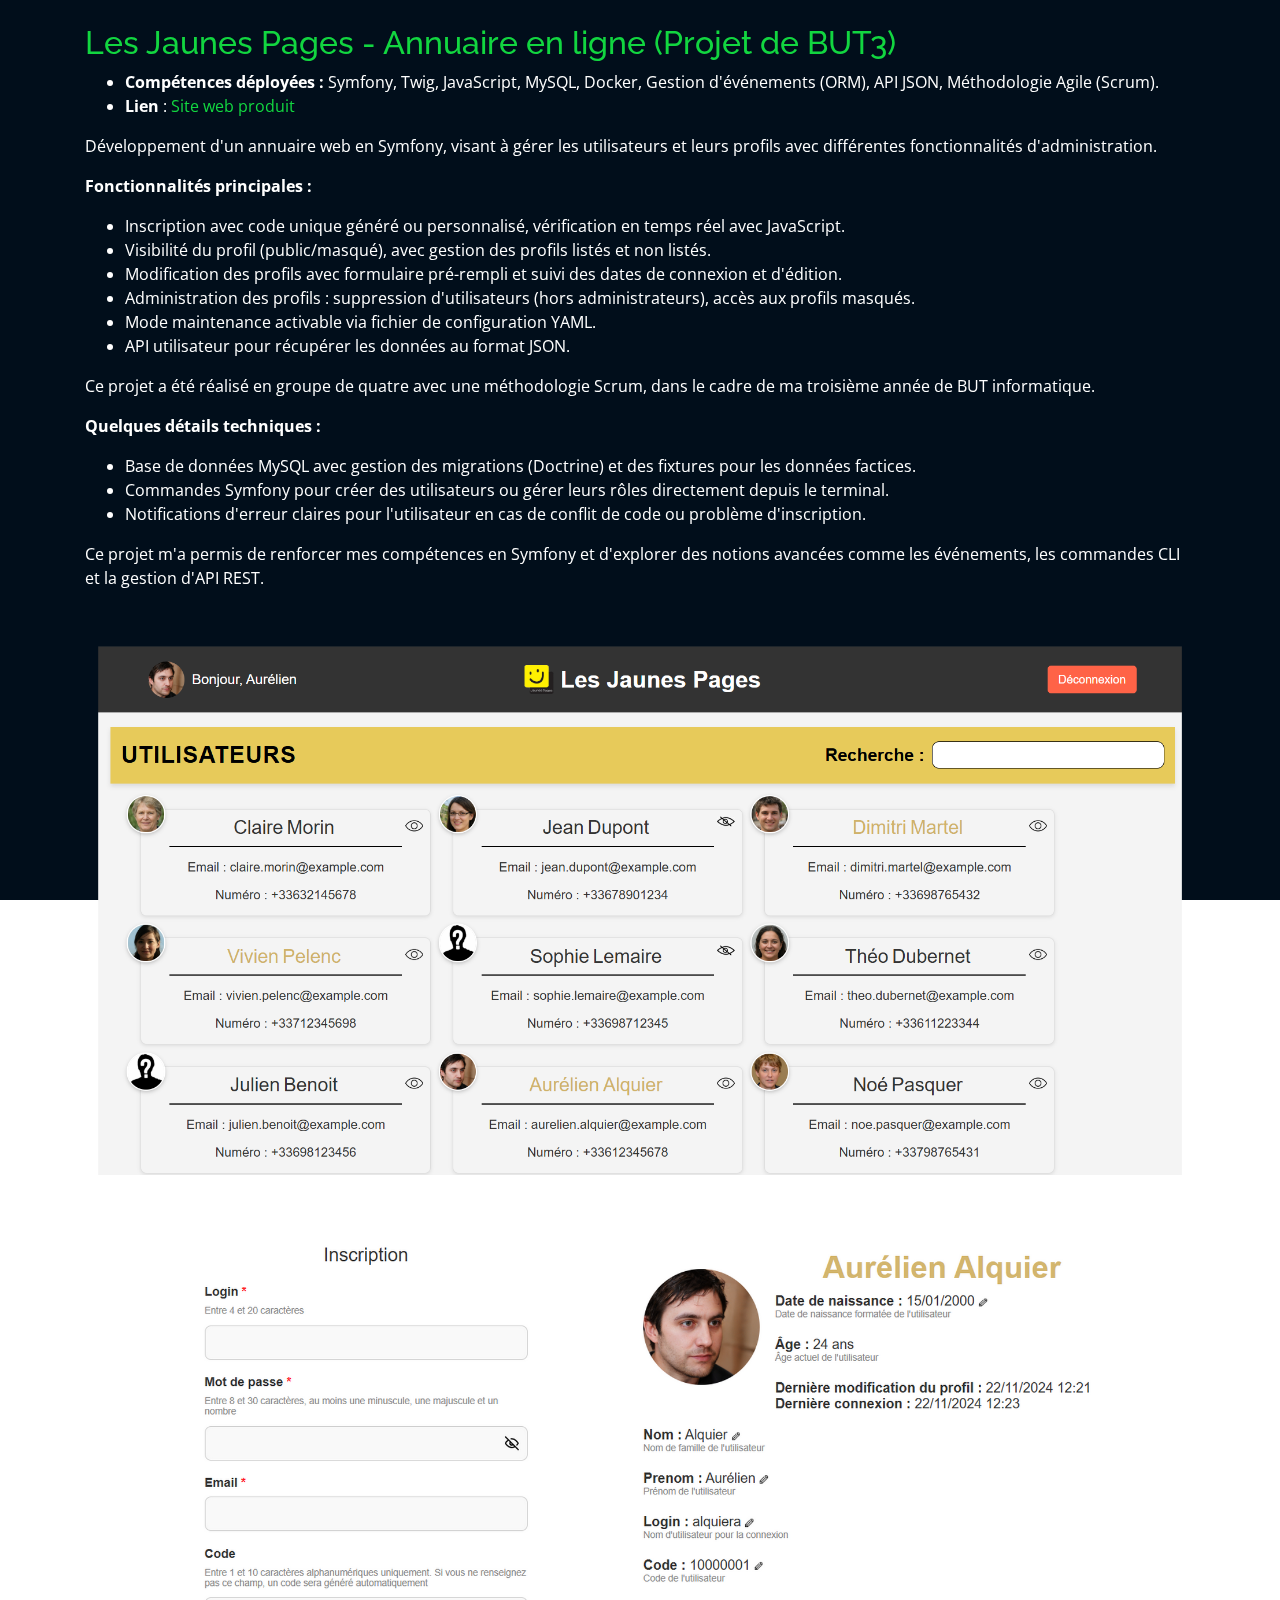
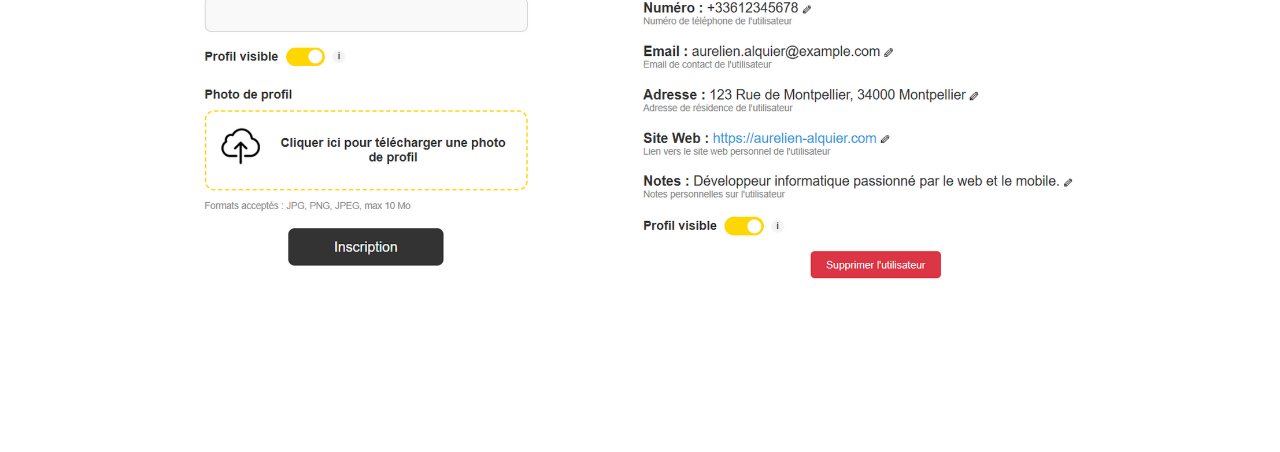
<file: projects/annuaire.html>
<html lang="en">
<head>
    <meta charset="utf-8">
    <meta content="width=device-width, initial-scale=1.0" name="viewport">

    <title>Les Jaunes Pages</title>
    <meta content="" name="description">
    <meta content="" name="keywords">

    <!-- Favicons -->
    <link href="../assets/img/favicon.png" rel="icon">
    <link href="../assets/img/apple-touch-icon.png" rel="apple-touch-icon">

    <!-- Google Fonts -->
    <link href="https://fonts.googleapis.com/css?family=Open+Sans|Raleway|Poppins" rel="stylesheet">

    <!-- Vendor CSS Files -->
    <link href="../assets/vendor/bootstrap/css/bootstrap.min.css" rel="stylesheet">
    <link href="../assets/vendor/icofont/icofont.min.css" rel="stylesheet">
    <link href="../assets/vendor/boxicons/css/boxicons.min.css" rel="stylesheet">
    <link href="../assets/vendor/venobox/venobox.css" rel="stylesheet">
    <link href="../assets/css/style.css" rel="stylesheet">

</head>
<body data-gr-c-s-loaded="true">

<main id="main">
    <div id="portfolio-details" class="portfolio-details">
        <div class="container">
            <div class="row">
                <div class="col-lg-12 portfolio-info">
                    <br>
                    <h2 style="color:#12d640">Les Jaunes Pages - Annuaire en ligne (Projet de BUT3)</h2>
                    <ul>
                        <li><strong>Compétences déployées :</strong> Symfony, Twig, JavaScript, MySQL, Docker, Gestion
                            d'événements (ORM), API JSON, Méthodologie Agile (Scrum).
                        </li>
                        <li><strong>Lien </strong>: <a href="https://webinfo.iutmontp.univ-montp2.fr/~alquiera/les_jaunes_pages/public/"
                                                       target="_blank">Site web produit</a>
                        </li>
                    </ul>
                    <p>
                        Développement d'un annuaire web en Symfony, visant à gérer les utilisateurs et leurs profils
                        avec différentes fonctionnalités d'administration.
                    </p>
                    <p>
                        <strong>Fonctionnalités principales :</strong>
                    </p>
                    <ul>
                        <li>Inscription avec code unique généré ou personnalisé, vérification en temps réel avec
                            JavaScript.
                        </li>
                        <li>Visibilité du profil (public/masqué), avec gestion des profils listés et non listés.</li>
                        <li>Modification des profils avec formulaire pré-rempli et suivi des dates de connexion et
                            d'édition.
                        </li>
                        <li>Administration des profils : suppression d'utilisateurs (hors administrateurs), accès aux
                            profils masqués.
                        </li>
                        <li>Mode maintenance activable via fichier de configuration YAML.</li>
                        <li>API utilisateur pour récupérer les données au format JSON.</li>
                    </ul>
                    <p>
                        Ce projet a été réalisé en groupe de quatre avec une méthodologie Scrum, dans le cadre de ma
                        troisième année de BUT informatique.
                    </p>
                    <p>
                        <strong>Quelques détails techniques :</strong>
                    </p>
                    <ul>
                        <li>Base de données MySQL avec gestion des migrations (Doctrine) et des fixtures pour les
                            données factices.
                        </li>
                        <li>Commandes Symfony pour créer des utilisateurs ou gérer leurs rôles directement depuis le
                            terminal.
                        </li>
                        <li>Notifications d'erreur claires pour l'utilisateur en cas de conflit de code ou problème
                            d'inscription.
                        </li>
                    </ul>
                    <p>
                        Ce projet m'a permis de renforcer mes compétences en Symfony et d'explorer des notions avancées
                        comme les événements, les commandes CLI et la gestion d'API REST.
                    </p>
                    <img src="../assets/img/project/annu_illu.png" class="img-fluid"
                         alt="Illustration Les Jaunes Pages">
                </div>
            </div>
        </div>
    </div>
</main>

<!-- Vendor JS Files -->
<script src="../assets/vendor/jquery/jquery.min.js"></script>
<script src="../assets/vendor/bootstrap/js/bootstrap.bundle.min.js"></script>
<script src="../assets/vendor/venobox/venobox.min.js"></script>
<script src="../assets/js/main.js"></script>

</body>
</html>
</file>
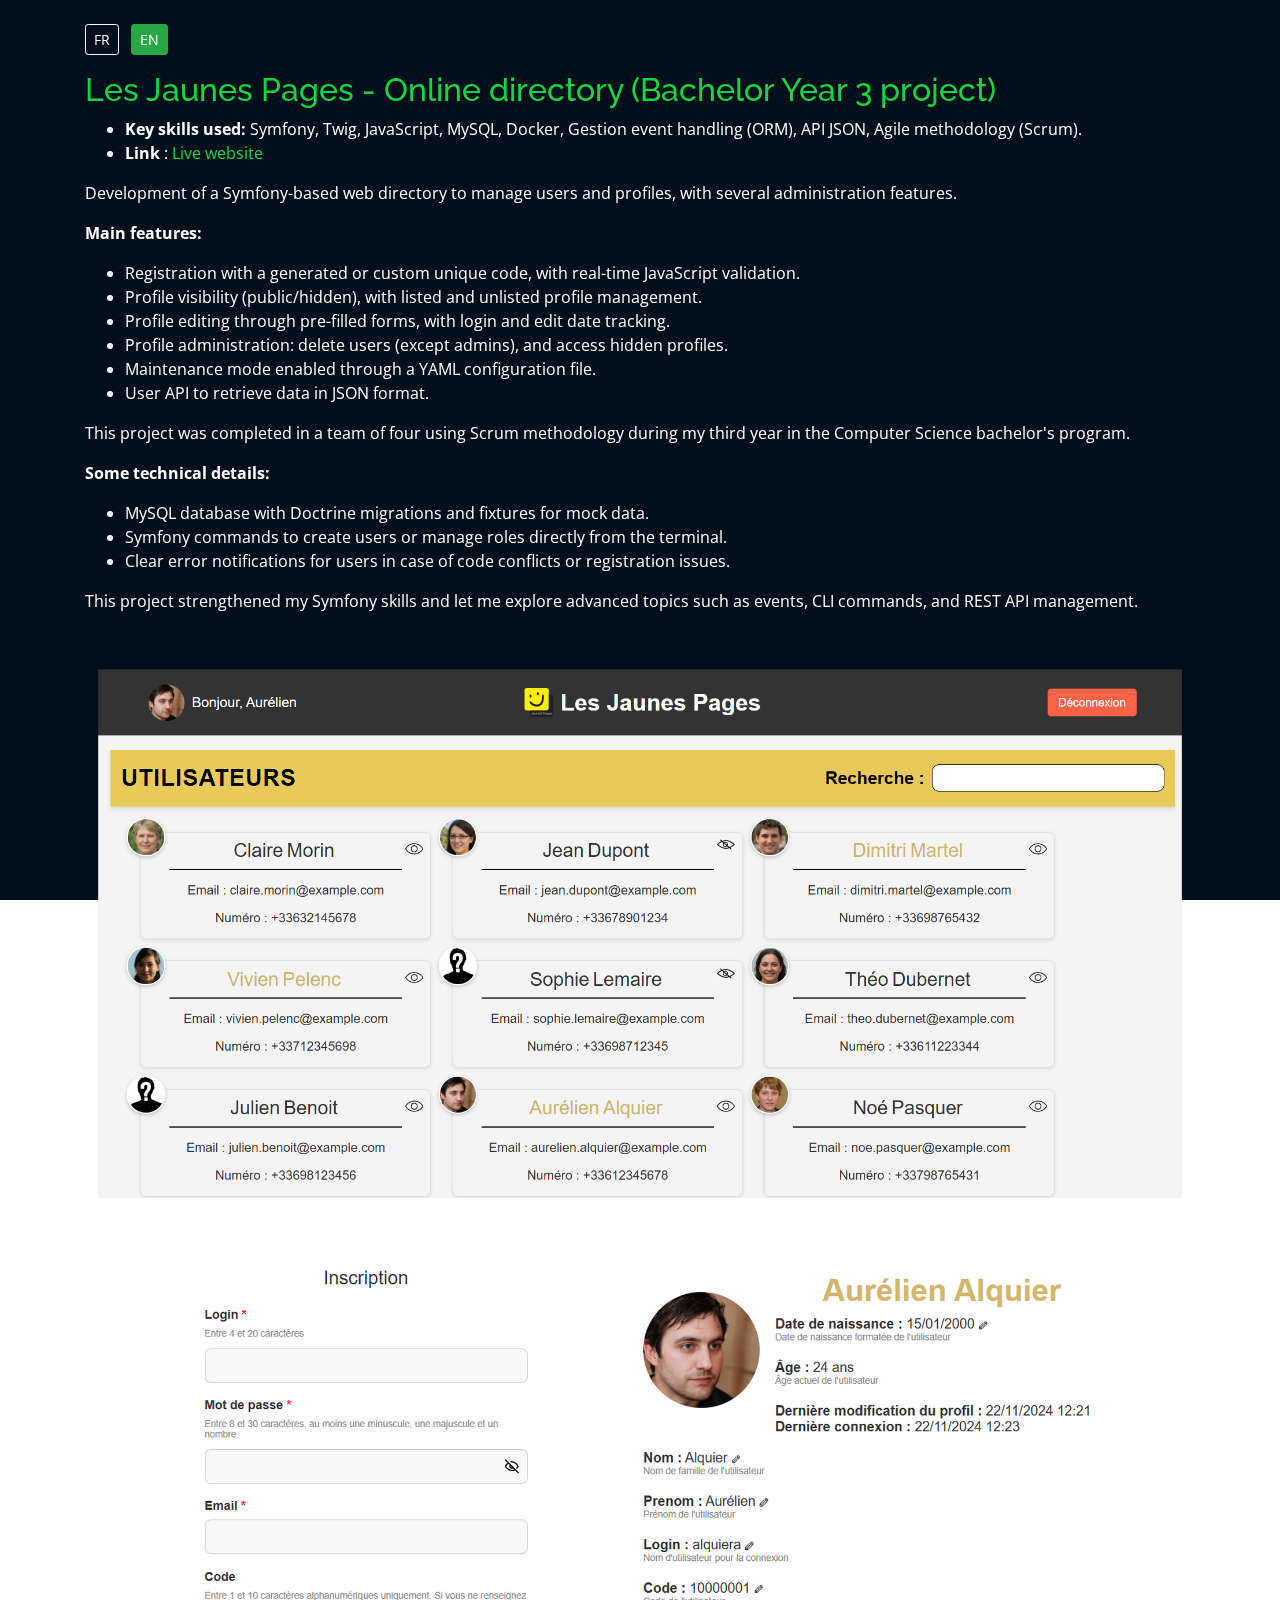
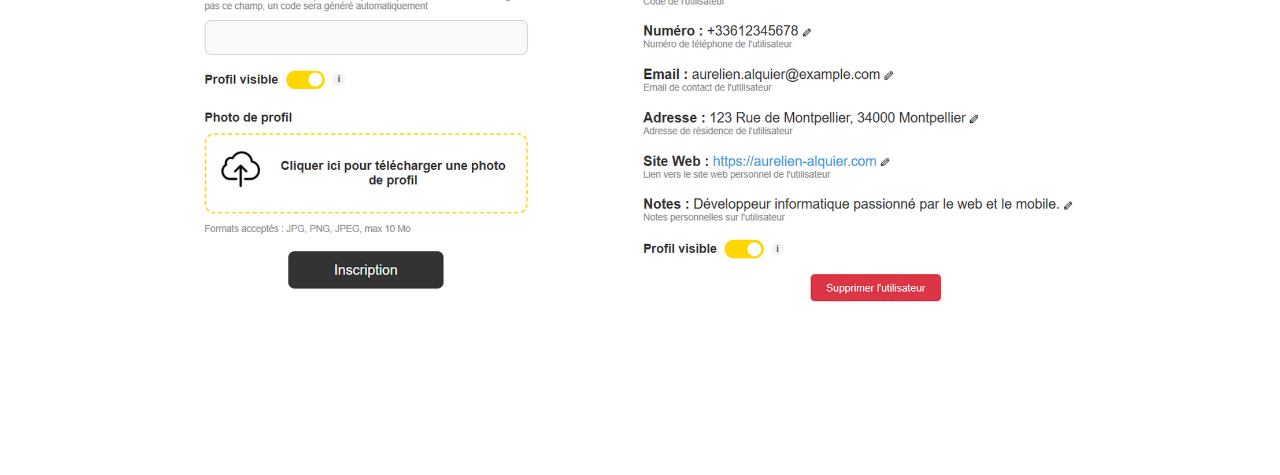
<file: projects/annuaire_en.html>
<html lang="en">
<head>
    <meta charset="utf-8">
    <meta content="width=device-width, initial-scale=1.0" name="viewport">

    <title>Les Jaunes Pages</title>
    <meta content="" name="description">
    <meta content="" name="keywords">

    <!-- Favicons -->
    <link href="../assets/img/favicon.png" rel="icon">
    <link href="../assets/img/apple-touch-icon.png" rel="apple-touch-icon">

    <!-- Google Fonts -->
    <link href="https://fonts.googleapis.com/css?family=Open+Sans|Raleway|Poppins" rel="stylesheet">

    <!-- Vendor CSS Files -->
    <link href="../assets/vendor/bootstrap/css/bootstrap.min.css" rel="stylesheet">
    <link href="../assets/vendor/icofont/icofont.min.css" rel="stylesheet">
    <link href="../assets/vendor/boxicons/css/boxicons.min.css" rel="stylesheet">
    <link href="../assets/vendor/venobox/venobox.css" rel="stylesheet">
    <link href="../assets/css/style.css" rel="stylesheet">

</head>
<body data-gr-c-s-loaded="true">

<main id="main">
    <div id="portfolio-details" class="portfolio-details">
        <div class="container">
            <div class="row">
                <div class="col-lg-12 portfolio-info">
                    <br>
                    <div class="mb-3">
                        <a href="annuaire.html" class="btn btn-sm btn-outline-light mr-2">FR</a>
                        <a href="annuaire_en.html" class="btn btn-sm btn-success">EN</a>
                    </div>
                    <h2 style="color:#12d640">Les Jaunes Pages - Online directory (Bachelor Year 3 project)</h2>
                    <ul>
                        <li><strong>Key skills used:</strong> Symfony, Twig, JavaScript, MySQL, Docker, Gestion
                            event handling (ORM), API JSON, Agile methodology (Scrum).
                        </li>
                        <li><strong>Link </strong>: <a href="https://webinfo.iutmontp.univ-montp2.fr/~alquiera/les_jaunes_pages/public/"
                                                       target="_blank">Live website</a>
                        </li>
                    </ul>
                    <p>
                        Development of a Symfony-based web directory to manage users and profiles, with several administration features.
                    </p>
                    <p>
                        <strong>Main features:</strong>
                    </p>
                    <ul>
                        <li>Registration with a generated or custom unique code, with real-time JavaScript validation.
                        </li>
                        <li>Profile visibility (public/hidden), with listed and unlisted profile management.</li>
                        <li>Profile editing through pre-filled forms, with login and edit date tracking.
                        </li>
                        <li>Profile administration: delete users (except admins), and access hidden profiles.
                        </li>
                        <li>Maintenance mode enabled through a YAML configuration file.</li>
                        <li>User API to retrieve data in JSON format.</li>
                    </ul>
                    <p>
                        This project was completed in a team of four using Scrum methodology during my third year in the Computer Science bachelor's program.
                    </p>
                    <p>
                        <strong>Some technical details:</strong>
                    </p>
                    <ul>
                        <li>MySQL database with Doctrine migrations and fixtures for mock data.
                        </li>
                        <li>Symfony commands to create users or manage roles directly from the terminal.
                        </li>
                        <li>Clear error notifications for users in case of code conflicts or registration issues.
                        </li>
                    </ul>
                    <p>
                        This project strengthened my Symfony skills and let me explore advanced topics such as events, CLI commands, and REST API management.
                    </p>
                    <img src="../assets/img/project/annu_illu.png" class="img-fluid"
                         alt="Illustration Les Jaunes Pages">
                </div>
            </div>
        </div>
    </div>
</main>

<!-- Vendor JS Files -->
<script src="../assets/vendor/jquery/jquery.min.js"></script>
<script src="../assets/vendor/bootstrap/js/bootstrap.bundle.min.js"></script>
<script src="../assets/vendor/venobox/venobox.min.js"></script>
<script src="../assets/js/main.js"></script>

</body>
</html>
</file>
<file: assets/vendor/venobox/venobox.css>
/* ------ venobox.css --------*/
.vbox-overlay *, .vbox-overlay *:before, .vbox-overlay *:after{
    -webkit-backface-visibility: hidden;
    -webkit-box-sizing:border-box;
    -moz-box-sizing:border-box;
    box-sizing:border-box;
}
.vbox-overlay * { 
    -webkit-backface-visibility: visible;
    backface-visibility: visible;
}
.vbox-overlay{
    display: -webkit-flex;
    display: flex;
    -webkit-flex-direction: column;
    flex-direction: column;
    -webkit-justify-content: center;
    justify-content: center;
    -webkit-align-items: center;
    align-items: center;
    position: fixed;
    left: 0;
    top: 0;
    bottom: 0;
    right: 0;
    z-index: 999999;
}

/* ----- navigation ----- */
.vbox-title{
    width: 100%;
    height: 40px;
    float: left;
    text-align: center;
    line-height: 28px;
    font-size: 12px;
    padding: 6px 50px;
    overflow: hidden;
    position: fixed;
    display: none;
    left: 0;
    z-index: 89;
}
.vbox-close{
    cursor: pointer;
    position: fixed;
    top: -1px;
    right: 0;
    width: 50px;
    height: 40px;
    padding: 6px;
    display: block;
    background-position:10px center;
    overflow: hidden;
    font-size: 24px;
    line-height: 1;
    text-align: center;
    z-index: 99;
}
.vbox-left{
    cursor: pointer;
    position: fixed;
    left: 0;
    height: 40px;
    overflow: hidden;
    line-height: 28px;
    font-size: 12px;
    z-index: 99;
    display: flex;
    align-items:center;
}
.vbox-num{
    display: inline-block;
    margin: 6px 0 6px 15px;
}
/* ----- Social share ----- */
.vbox-share{
    line-height: 28px;
    font-size: 12px;
    overflow: hidden;
    position: fixed;
    left: 0;
    z-index: 98;
    display: flex;
    align-items:center;
    justify-content: center;
    width: 100%;
    text-align: center;
}
.vbox-share svg{
    max-height: 28px;
    width: 28px;
    z-index: 10;
    margin-left: 12px;
    margin-top: 6px;
    margin-bottom: 6px;
    vertical-align: middle;
}


/* ----- navigation ARROWS ----- */
.vbox-next, .vbox-prev{
    position: fixed;
    top: 50%;
    margin-top: -15px;
    overflow: hidden;
    cursor: pointer;
    display: block;
    width: 45px;
    height: 45px;
    z-index: 99;
}
.vbox-next span, .vbox-prev span{
    position: relative;
    width: 20px;
    height: 20px;
    border: 2px solid transparent;
    border-top-color: #B6B6B6;
    border-right-color: #B6B6B6;
    text-indent: -100px;
    position: absolute;
    top: 8px;
    display: block;
}
.vbox-prev{
    left: 15px;
}
.vbox-next{
    right: 15px;
}
.vbox-prev span{
    left: 10px;
    -ms-transform: rotate(-135deg);
    -webkit-transform: rotate(-135deg);
    transform: rotate(-135deg);
}
.vbox-next span{
    -ms-transform: rotate(45deg);
    -webkit-transform: rotate(45deg);
    transform: rotate(45deg);
    right: 10px;
}
/* ------- inline window ------ */
.vbox-inline{
    width: 420px;
    height: 315px;
    height: 70vh;
    padding: 10px;
    background: #fff;
    margin: 0 auto;
    overflow: auto;
    text-align: left;
}
/* ------- Video & iFrames window ------ */
.venoframe{
    max-width: 100%;
    width: 100%;
    border: none;
    width: 100%;
    height: 260px;
    height: 70vh;
}
.venoframe.vbvid{
    height: 260px;
}
@media (min-width: 768px) {
    .venoframe, .vbox-inline{
        width: 90%;
        height: 360px;
        height: 70vh;
    }
    .venoframe.vbvid{
        width: 640px;
        height: 360px;
    }
}
@media (min-width: 992px) {
    .venoframe, .vbox-inline{
        max-width: 1200px;
        width: 80%;
        height: 540px;
        height: 70vh;
    }
    .venoframe.vbvid{
        width: 960px;
        height: 540px;
    }
}
/* 
Please do NOT edit this part! 
or at least read this note: http://i.imgur.com/7C0ws9e.gif
*/
.vbox-open{
    overflow: hidden;
}
.vbox-container{
    position: absolute;
    left: 0;
    right: 0;
    top: 0;
    bottom: 0;
    overflow-x: hidden;
    overflow-y: scroll;
    overflow-scrolling: touch;
    -webkit-overflow-scrolling: touch;
    z-index: 20;
    max-height: 100%;

}

.vbox-content{
    text-align: center;
    float: left;
    width: 100%;
    position: relative;
    overflow: hidden;
    padding: 20px 4%;
}
.vbox-container img{
    max-width: 100%;
    height: auto;
}
.vbox-figlio{
    box-shadow: 0 0 12px rgba(0,0,0,0.19), 0 6px 6px rgba(0,0,0,0.23);
    max-width: 100%;
    text-align: initial;
}
img.vbox-figlio{
    -webkit-user-select: none;
-khtml-user-select: none;
-moz-user-select: none;
-o-user-select: none;
user-select: none;
}
.vbox-content.swipe-left{
    margin-left: -200px !important;
}
.vbox-content.swipe-right{
    margin-left: 200px !important;
}
.vbox-animated{
    webkit-transition: margin 300ms ease-out;
    transition: margin 300ms ease-out;
}

/* ---------- preloader ----------
 * SPINKIT 
 * http://tobiasahlin.com/spinkit/
-------------------------------- */
.sk-double-bounce,.sk-rotating-plane{width:40px;height:40px;margin:40px auto}.sk-rotating-plane{background-color:#333;-webkit-animation:sk-rotatePlane 1.2s infinite ease-in-out;animation:sk-rotatePlane 1.2s infinite ease-in-out}@-webkit-keyframes sk-rotatePlane{0%{-webkit-transform:perspective(120px) rotateX(0) rotateY(0);transform:perspective(120px) rotateX(0) rotateY(0)}50%{-webkit-transform:perspective(120px) rotateX(-180.1deg) rotateY(0);transform:perspective(120px) rotateX(-180.1deg) rotateY(0)}100%{-webkit-transform:perspective(120px) rotateX(-180deg) rotateY(-179.9deg);transform:perspective(120px) rotateX(-180deg) rotateY(-179.9deg)}}@keyframes sk-rotatePlane{0%{-webkit-transform:perspective(120px) rotateX(0) rotateY(0);transform:perspective(120px) rotateX(0) rotateY(0)}50%{-webkit-transform:perspective(120px) rotateX(-180.1deg) rotateY(0);transform:perspective(120px) rotateX(-180.1deg) rotateY(0)}100%{-webkit-transform:perspective(120px) rotateX(-180deg) rotateY(-179.9deg);transform:perspective(120px) rotateX(-180deg) rotateY(-179.9deg)}}.sk-double-bounce{position:relative}.sk-double-bounce .sk-child{width:100%;height:100%;border-radius:50%;background-color:#333;opacity:.6;position:absolute;top:0;left:0;-webkit-animation:sk-doubleBounce 2s infinite ease-in-out;animation:sk-doubleBounce 2s infinite ease-in-out}.sk-chasing-dots .sk-child,.sk-spinner-pulse,.sk-three-bounce .sk-child{background-color:#333;border-radius:100%}.sk-double-bounce .sk-double-bounce2{-webkit-animation-delay:-1s;animation-delay:-1s}@-webkit-keyframes sk-doubleBounce{0%,100%{-webkit-transform:scale(0);transform:scale(0)}50%{-webkit-transform:scale(1);transform:scale(1)}}@keyframes sk-doubleBounce{0%,100%{-webkit-transform:scale(0);transform:scale(0)}50%{-webkit-transform:scale(1);transform:scale(1)}}.sk-wave{margin:40px auto;width:50px;height:40px;text-align:center;font-size:10px}.sk-wave .sk-rect{background-color:#333;height:100%;width:6px;display:inline-block;-webkit-animation:sk-waveStretchDelay 1.2s infinite ease-in-out;animation:sk-waveStretchDelay 1.2s infinite ease-in-out}.sk-wave .sk-rect1{-webkit-animation-delay:-1.2s;animation-delay:-1.2s}.sk-wave .sk-rect2{-webkit-animation-delay:-1.1s;animation-delay:-1.1s}.sk-wave .sk-rect3{-webkit-animation-delay:-1s;animation-delay:-1s}.sk-wave .sk-rect4{-webkit-animation-delay:-.9s;animation-delay:-.9s}.sk-wave .sk-rect5{-webkit-animation-delay:-.8s;animation-delay:-.8s}@-webkit-keyframes sk-waveStretchDelay{0%,100%,40%{-webkit-transform:scaleY(.4);transform:scaleY(.4)}20%{-webkit-transform:scaleY(1);transform:scaleY(1)}}@keyframes sk-waveStretchDelay{0%,100%,40%{-webkit-transform:scaleY(.4);transform:scaleY(.4)}20%{-webkit-transform:scaleY(1);transform:scaleY(1)}}.sk-wandering-cubes{margin:40px auto;width:40px;height:40px;position:relative}.sk-wandering-cubes .sk-cube{background-color:#333;width:10px;height:10px;position:absolute;top:0;left:0;-webkit-animation:sk-wanderingCube 1.8s ease-in-out -1.8s infinite both;animation:sk-wanderingCube 1.8s ease-in-out -1.8s infinite both}.sk-chasing-dots,.sk-spinner-pulse{width:40px;height:40px;margin:40px auto}.sk-wandering-cubes .sk-cube2{-webkit-animation-delay:-.9s;animation-delay:-.9s}@-webkit-keyframes sk-wanderingCube{0%{-webkit-transform:rotate(0);transform:rotate(0)}25%{-webkit-transform:translateX(30px) rotate(-90deg) scale(.5);transform:translateX(30px) rotate(-90deg) scale(.5)}50%{-webkit-transform:translateX(30px) translateY(30px) rotate(-179deg);transform:translateX(30px) translateY(30px) rotate(-179deg)}50.1%{-webkit-transform:translateX(30px) translateY(30px) rotate(-180deg);transform:translateX(30px) translateY(30px) rotate(-180deg)}75%{-webkit-transform:translateX(0) translateY(30px) rotate(-270deg) scale(.5);transform:translateX(0) translateY(30px) rotate(-270deg) scale(.5)}100%{-webkit-transform:rotate(-360deg);transform:rotate(-360deg)}}@keyframes sk-wanderingCube{0%{-webkit-transform:rotate(0);transform:rotate(0)}25%{-webkit-transform:translateX(30px) rotate(-90deg) scale(.5);transform:translateX(30px) rotate(-90deg) scale(.5)}50%{-webkit-transform:translateX(30px) translateY(30px) rotate(-179deg);transform:translateX(30px) translateY(30px) rotate(-179deg)}50.1%{-webkit-transform:translateX(30px) translateY(30px) rotate(-180deg);transform:translateX(30px) translateY(30px) rotate(-180deg)}75%{-webkit-transform:translateX(0) translateY(30px) rotate(-270deg) scale(.5);transform:translateX(0) translateY(30px) rotate(-270deg) scale(.5)}100%{-webkit-transform:rotate(-360deg);transform:rotate(-360deg)}}.sk-spinner-pulse{-webkit-animation:sk-pulseScaleOut 1s infinite ease-in-out;animation:sk-pulseScaleOut 1s infinite ease-in-out}@-webkit-keyframes sk-pulseScaleOut{0%{-webkit-transform:scale(0);transform:scale(0)}100%{-webkit-transform:scale(1);transform:scale(1);opacity:0}}@keyframes sk-pulseScaleOut{0%{-webkit-transform:scale(0);transform:scale(0)}100%{-webkit-transform:scale(1);transform:scale(1);opacity:0}}.sk-chasing-dots{position:relative;text-align:center;-webkit-animation:sk-chasingDotsRotate 2s infinite linear;animation:sk-chasingDotsRotate 2s infinite linear}.sk-chasing-dots .sk-child{width:60%;height:60%;display:inline-block;position:absolute;top:0;-webkit-animation:sk-chasingDotsBounce 2s infinite ease-in-out;animation:sk-chasingDotsBounce 2s infinite ease-in-out}.sk-chasing-dots .sk-dot2{top:auto;bottom:0;-webkit-animation-delay:-1s;animation-delay:-1s}@-webkit-keyframes sk-chasingDotsRotate{100%{-webkit-transform:rotate(360deg);transform:rotate(360deg)}}@keyframes sk-chasingDotsRotate{100%{-webkit-transform:rotate(360deg);transform:rotate(360deg)}}@-webkit-keyframes sk-chasingDotsBounce{0%,100%{-webkit-transform:scale(0);transform:scale(0)}50%{-webkit-transform:scale(1);transform:scale(1)}}@keyframes sk-chasingDotsBounce{0%,100%{-webkit-transform:scale(0);transform:scale(0)}50%{-webkit-transform:scale(1);transform:scale(1)}}.sk-three-bounce{margin:40px auto;width:80px;text-align:center}.sk-three-bounce .sk-child{width:20px;height:20px;display:inline-block;-webkit-animation:sk-three-bounce 1.4s ease-in-out 0s infinite both;animation:sk-three-bounce 1.4s ease-in-out 0s infinite both}.sk-circle .sk-child:before,.sk-fading-circle .sk-circle:before{display:block;border-radius:100%;content:'';background-color:#333}.sk-three-bounce .sk-bounce1{-webkit-animation-delay:-.32s;animation-delay:-.32s}.sk-three-bounce .sk-bounce2{-webkit-animation-delay:-.16s;animation-delay:-.16s}@-webkit-keyframes sk-three-bounce{0%,100%,80%{-webkit-transform:scale(0);transform:scale(0)}40%{-webkit-transform:scale(1);transform:scale(1)}}@keyframes sk-three-bounce{0%,100%,80%{-webkit-transform:scale(0);transform:scale(0)}40%{-webkit-transform:scale(1);transform:scale(1)}}.sk-circle{margin:40px auto;width:40px;height:40px;position:relative}.sk-circle .sk-child{width:100%;height:100%;position:absolute;left:0;top:0}.sk-circle .sk-child:before{margin:0 auto;width:15%;height:15%;-webkit-animation:sk-circleBounceDelay 1.2s infinite ease-in-out both;animation:sk-circleBounceDelay 1.2s infinite ease-in-out both}.sk-circle .sk-circle2{-webkit-transform:rotate(30deg);-ms-transform:rotate(30deg);transform:rotate(30deg)}.sk-circle .sk-circle3{-webkit-transform:rotate(60deg);-ms-transform:rotate(60deg);transform:rotate(60deg)}.sk-circle .sk-circle4{-webkit-transform:rotate(90deg);-ms-transform:rotate(90deg);transform:rotate(90deg)}.sk-circle .sk-circle5{-webkit-transform:rotate(120deg);-ms-transform:rotate(120deg);transform:rotate(120deg)}.sk-circle .sk-circle6{-webkit-transform:rotate(150deg);-ms-transform:rotate(150deg);transform:rotate(150deg)}.sk-circle .sk-circle7{-webkit-transform:rotate(180deg);-ms-transform:rotate(180deg);transform:rotate(180deg)}.sk-circle .sk-circle8{-webkit-transform:rotate(210deg);-ms-transform:rotate(210deg);transform:rotate(210deg)}.sk-circle .sk-circle9{-webkit-transform:rotate(240deg);-ms-transform:rotate(240deg);transform:rotate(240deg)}.sk-circle .sk-circle10{-webkit-transform:rotate(270deg);-ms-transform:rotate(270deg);transform:rotate(270deg)}.sk-circle .sk-circle11{-webkit-transform:rotate(300deg);-ms-transform:rotate(300deg);transform:rotate(300deg)}.sk-circle .sk-circle12{-webkit-transform:rotate(330deg);-ms-transform:rotate(330deg);transform:rotate(330deg)}.sk-circle .sk-circle2:before{-webkit-animation-delay:-1.1s;animation-delay:-1.1s}.sk-circle .sk-circle3:before{-webkit-animation-delay:-1s;animation-delay:-1s}.sk-circle .sk-circle4:before{-webkit-animation-delay:-.9s;animation-delay:-.9s}.sk-circle .sk-circle5:before{-webkit-animation-delay:-.8s;animation-delay:-.8s}.sk-circle .sk-circle6:before{-webkit-animation-delay:-.7s;animation-delay:-.7s}.sk-circle .sk-circle7:before{-webkit-animation-delay:-.6s;animation-delay:-.6s}.sk-circle .sk-circle8:before{-webkit-animation-delay:-.5s;animation-delay:-.5s}.sk-circle .sk-circle9:before{-webkit-animation-delay:-.4s;animation-delay:-.4s}.sk-circle .sk-circle10:before{-webkit-animation-delay:-.3s;animation-delay:-.3s}.sk-circle .sk-circle11:before{-webkit-animation-delay:-.2s;animation-delay:-.2s}.sk-circle .sk-circle12:before{-webkit-animation-delay:-.1s;animation-delay:-.1s}@-webkit-keyframes sk-circleBounceDelay{0%,100%,80%{-webkit-transform:scale(0);transform:scale(0)}40%{-webkit-transform:scale(1);transform:scale(1)}}@keyframes sk-circleBounceDelay{0%,100%,80%{-webkit-transform:scale(0);transform:scale(0)}40%{-webkit-transform:scale(1);transform:scale(1)}}.sk-cube-grid{width:40px;height:40px;margin:40px auto}.sk-cube-grid .sk-cube{width:33.33%;height:33.33%;background-color:#333;float:left;-webkit-animation:sk-cubeGridScaleDelay 1.3s infinite ease-in-out;animation:sk-cubeGridScaleDelay 1.3s infinite ease-in-out}.sk-cube-grid .sk-cube1{-webkit-animation-delay:.2s;animation-delay:.2s}.sk-cube-grid .sk-cube2{-webkit-animation-delay:.3s;animation-delay:.3s}.sk-cube-grid .sk-cube3{-webkit-animation-delay:.4s;animation-delay:.4s}.sk-cube-grid .sk-cube4{-webkit-animation-delay:.1s;animation-delay:.1s}.sk-cube-grid .sk-cube5{-webkit-animation-delay:.2s;animation-delay:.2s}.sk-cube-grid .sk-cube6{-webkit-animation-delay:.3s;animation-delay:.3s}.sk-cube-grid .sk-cube7{-webkit-animation-delay:0ms;animation-delay:0ms}.sk-cube-grid .sk-cube8{-webkit-animation-delay:.1s;animation-delay:.1s}.sk-cube-grid .sk-cube9{-webkit-animation-delay:.2s;animation-delay:.2s}@-webkit-keyframes sk-cubeGridScaleDelay{0%,100%,70%{-webkit-transform:scale3D(1,1,1);transform:scale3D(1,1,1)}35%{-webkit-transform:scale3D(0,0,1);transform:scale3D(0,0,1)}}@keyframes sk-cubeGridScaleDelay{0%,100%,70%{-webkit-transform:scale3D(1,1,1);transform:scale3D(1,1,1)}35%{-webkit-transform:scale3D(0,0,1);transform:scale3D(0,0,1)}}.sk-fading-circle{margin:40px auto;width:40px;height:40px;position:relative}.sk-fading-circle .sk-circle{width:100%;height:100%;position:absolute;left:0;top:0}.sk-fading-circle .sk-circle:before{margin:0 auto;width:15%;height:15%;-webkit-animation:sk-circleFadeDelay 1.2s infinite ease-in-out both;animation:sk-circleFadeDelay 1.2s infinite ease-in-out both}.sk-fading-circle .sk-circle2{-webkit-transform:rotate(30deg);-ms-transform:rotate(30deg);transform:rotate(30deg)}.sk-fading-circle .sk-circle3{-webkit-transform:rotate(60deg);-ms-transform:rotate(60deg);transform:rotate(60deg)}.sk-fading-circle .sk-circle4{-webkit-transform:rotate(90deg);-ms-transform:rotate(90deg);transform:rotate(90deg)}.sk-fading-circle .sk-circle5{-webkit-transform:rotate(120deg);-ms-transform:rotate(120deg);transform:rotate(120deg)}.sk-fading-circle .sk-circle6{-webkit-transform:rotate(150deg);-ms-transform:rotate(150deg);transform:rotate(150deg)}.sk-fading-circle .sk-circle7{-webkit-transform:rotate(180deg);-ms-transform:rotate(180deg);transform:rotate(180deg)}.sk-fading-circle .sk-circle8{-webkit-transform:rotate(210deg);-ms-transform:rotate(210deg);transform:rotate(210deg)}.sk-fading-circle .sk-circle9{-webkit-transform:rotate(240deg);-ms-transform:rotate(240deg);transform:rotate(240deg)}.sk-fading-circle .sk-circle10{-webkit-transform:rotate(270deg);-ms-transform:rotate(270deg);transform:rotate(270deg)}.sk-fading-circle .sk-circle11{-webkit-transform:rotate(300deg);-ms-transform:rotate(300deg);transform:rotate(300deg)}.sk-fading-circle .sk-circle12{-webkit-transform:rotate(330deg);-ms-transform:rotate(330deg);transform:rotate(330deg)}.sk-fading-circle .sk-circle2:before{-webkit-animation-delay:-1.1s;animation-delay:-1.1s}.sk-fading-circle .sk-circle3:before{-webkit-animation-delay:-1s;animation-delay:-1s}.sk-fading-circle .sk-circle4:before{-webkit-animation-delay:-.9s;animation-delay:-.9s}.sk-fading-circle .sk-circle5:before{-webkit-animation-delay:-.8s;animation-delay:-.8s}.sk-fading-circle .sk-circle6:before{-webkit-animation-delay:-.7s;animation-delay:-.7s}.sk-fading-circle .sk-circle7:before{-webkit-animation-delay:-.6s;animation-delay:-.6s}.sk-fading-circle .sk-circle8:before{-webkit-animation-delay:-.5s;animation-delay:-.5s}.sk-fading-circle .sk-circle9:before{-webkit-animation-delay:-.4s;animation-delay:-.4s}.sk-fading-circle .sk-circle10:before{-webkit-animation-delay:-.3s;animation-delay:-.3s}.sk-fading-circle .sk-circle11:before{-webkit-animation-delay:-.2s;animation-delay:-.2s}.sk-fading-circle .sk-circle12:before{-webkit-animation-delay:-.1s;animation-delay:-.1s}@-webkit-keyframes sk-circleFadeDelay{0%,100%,39%{opacity:0}40%{opacity:1}}@keyframes sk-circleFadeDelay{0%,100%,39%{opacity:0}40%{opacity:1}}.sk-folding-cube{margin:40px auto;width:40px;height:40px;position:relative;-webkit-transform:rotateZ(45deg);transform:rotateZ(45deg)}.sk-folding-cube .sk-cube{float:left;width:50%;height:50%;position:relative;-webkit-transform:scale(1.1);-ms-transform:scale(1.1);transform:scale(1.1)}.sk-folding-cube .sk-cube:before{content:'';position:absolute;top:0;left:0;width:100%;height:100%;background-color:#333;-webkit-animation:sk-foldCubeAngle 2.4s infinite linear both;animation:sk-foldCubeAngle 2.4s infinite linear both;-webkit-transform-origin:100% 100%;-ms-transform-origin:100% 100%;transform-origin:100% 100%}.sk-folding-cube .sk-cube2{-webkit-transform:scale(1.1) rotateZ(90deg);transform:scale(1.1) rotateZ(90deg)}.sk-folding-cube .sk-cube3{-webkit-transform:scale(1.1) rotateZ(180deg);transform:scale(1.1) rotateZ(180deg)}.sk-folding-cube .sk-cube4{-webkit-transform:scale(1.1) rotateZ(270deg);transform:scale(1.1) rotateZ(270deg)}.sk-folding-cube .sk-cube2:before{-webkit-animation-delay:.3s;animation-delay:.3s}.sk-folding-cube .sk-cube3:before{-webkit-animation-delay:.6s;animation-delay:.6s}.sk-folding-cube .sk-cube4:before{-webkit-animation-delay:.9s;animation-delay:.9s}@-webkit-keyframes sk-foldCubeAngle{0%,10%{-webkit-transform:perspective(140px) rotateX(-180deg);transform:perspective(140px) rotateX(-180deg);opacity:0}25%,75%{-webkit-transform:perspective(140px) rotateX(0);transform:perspective(140px) rotateX(0);opacity:1}100%,90%{-webkit-transform:perspective(140px) rotateY(180deg);transform:perspective(140px) rotateY(180deg);opacity:0}}@keyframes sk-foldCubeAngle{0%,10%{-webkit-transform:perspective(140px) rotateX(-180deg);transform:perspective(140px) rotateX(-180deg);opacity:0}25%,75%{-webkit-transform:perspective(140px) rotateX(0);transform:perspective(140px) rotateX(0);opacity:1}100%,90%{-webkit-transform:perspective(140px) rotateY(180deg);transform:perspective(140px) rotateY(180deg);opacity:0}}
</file>
<file: assets/css/style.css>
/*--------------------------------------------------------------
# General
--------------------------------------------------------------*/
body {
  font-family: "Open Sans", sans-serif;
  color: #fff;
  position: relative;
  background: transparent;
}

body::before {
  content: "";
  position: fixed;
  background: #010e1b;
  background-size: cover;
  left: 0;
  right: 0;
  top: 0;
  height: 100vh;
}

@media (min-width: 1024px) {
  body::before {
    background-attachment: fixed;
  }
}

a {
  color: #12d640;
}

a:hover {
  color: #12d640;
  text-decoration: none;
}

h1, h2, h3, h4, h5, h6 {
  font-family: "Raleway", sans-serif;
}

/*--------------------------------------------------------------
# Header
--------------------------------------------------------------*/
#header {
  transition: ease-in-out 0s;
  position: relative;
  height: 100vh;
  display: flex;
  align-items: center;
  z-index: 997;
  overflow-y: auto;
}

#header * {
  transition: ease-in-out 0s;
}

#header h1 {
  font-size: 48px;
  margin-top: 0px;
  padding: 0;
  line-height: 1;
  font-weight: 700;
  font-family: "Poppins", sans-serif;
  white-space: nowrap;
}

#header h1 a, #header h1 a:hover {
  color: #dee2e6;
  line-height: 1;
  display: inline-block;
}

#header h2 {
  font-size: 24px;
  margin-top: 20px;
  color: #12d640;
}

#header h2 span {
  color: #ffc107;
  border-bottom: 2px solid #1c7d32;
  padding-bottom: 6px;
}

#header img {
  padding: 0;
  margin: 0;
}

#header .social-links {
  margin-top: 40px;
  display: flex;
}

#header .social-links a {
  font-size: 16px;
  display: flex;
  justify-content: center;
  align-items: center;
  background: rgba(255, 255, 255, 0.1);
  color: #fff;
  line-height: 1;
  margin-right: 8px;
  border-radius: 50%;
  width: 40px;
  height: 40px;
}

#header .social-links a:hover {
  background: #1c7d32;
}

@media (max-width: 992px) {
  #header h1 {
    font-size: 36px;
  }
  #header h2 {
    font-size: 20px;
    line-height: 30px;
  }
  #header .social-links {
    margin-top: 15px;
  }
  #header .container {
    display: flex;
    flex-direction: column;
    align-items: center;
  }
}

/*--------------------------------------------------------------
# Navigation Menu
--------------------------------------------------------------*/
/* Desktop Navigation */
.nav-menu {
  margin-top: 35px;
}

.nav-menu ul {
  display: flex;
  margin: 0;
  padding: 0;
  list-style: none;
}

.nav-menu li + li {
  margin-left: 30px;
}

.nav-menu a {
  display: block;
  position: relative;
  color: #fff;
  font-size: 19px;
  font-family: "Poppins", sans-serif;
  font-weight: 400;
  white-space: nowrap;
}

.nav-menu a:before {
  content: "";
  position: absolute;
  width: 0;
  height: 2px;
  bottom: -4px;
  left: 0;
  background-color: #9e7f25;
  visibility: hidden;
  width: 0px;
  transition: all 0.3s ease-in-out 0s;
}

.nav-menu a:hover:before, .nav-menu li:hover > a:before, .nav-menu .active > a:before {
  visibility: visible;
  width: 25px;
}

.nav-menu a:hover, .nav-menu .active > a, .nav-menu li:hover > a {
  color: #12d640;
  text-decoration: none;
}

/* Mobile Navigation */
.mobile-nav-toggle {
  position: fixed;
  right: 15px;
  top: 15px;
  z-index: 9998;
  border: 0;
  background: none;
  font-size: 24px;
  transition: all 0.4s;
  outline: none !important;
  line-height: 1;
  cursor: pointer;
  text-align: right;
}

.mobile-nav-toggle i {
  color: #fff;
}

.mobile-nav {
  position: fixed;
  top: 55px;
  right: 15px;
  bottom: 15px;
  left: 15px;
  z-index: 9999;
  overflow-y: auto;
  background: rgba(0, 0, 0, 0.7);
  transition: ease-in-out 0s;
  opacity: 0;
  visibility: hidden;
  border-radius: 10px;
  padding: 10px 0;
  border: 2px solid rgba(255, 255, 255, 0.12);
}

.mobile-nav * {
  margin: 0;
  padding: 0;
  list-style: none;
}

.mobile-nav a {
  display: block;
  position: relative;
  color: #fff;
  padding: 10px 20px;
  font-weight: 500;
  outline: none;
}

.mobile-nav a:hover, .mobile-nav .active > a, .mobile-nav li:hover > a {
  color: #1c7d32;
  text-decoration: none;
}

.mobile-nav-overly {
  width: 100%;
  height: 100%;
  z-index: 9997;
  top: 0;
  left: 0;
  position: fixed;
  background: rgba(9, 9, 9, 0.6);
  overflow: hidden;
  display: none;
  transition: ease-in-out 0s;
}

.mobile-nav-active {
  overflow: hidden;
}

.mobile-nav-active .mobile-nav {
  opacity: 1;
  visibility: visible;
}

.mobile-nav-active .mobile-nav-toggle i {
  color: #fff;
}

/* Header Top */
#header.header-top {
  height: 90px;
  position: fixed;
  left: 0;
  top: 0;
  right: 0;
  background: #09203a;
}

#header.header-top .social-links, #header.header-top h2 {
  display: none;
}

#header.header-top h1 {
  margin-right: 25px;
  font-size: 30px;
}

#header.header-top .container {
  display: flex;
  align-items: center;
}

#header.header-top .nav-menu {
  margin: 0;
}

@media (max-width: 768px) {
  #header.header-top {
    height: 60px;
  }
  #header.header-top h1 {
    font-size: 26px;
  }
}

/*--------------------------------------------------------------
# Sections General
--------------------------------------------------------------*/
section {
  overflow: hidden;
  position: absolute;
  width: 100%;
  top: 140px;
  bottom: 100%;
  opacity: 0;
  z-index: 2;
}

section.section-show {
  top: 70px;
  bottom: auto;
  opacity: 1;
  padding-bottom: 0px;
}

section .container {
  background: rgba(0, 0, 0, 0);
  padding: 30px;
}

@media (max-width: 768px) {
  section {
    top: 120px;
  }
  section.section-show {
    top: 80px;
  }
}

.section-title h2 {
  font-size: 14px;
  font-weight: 500;
  padding: 0;
  line-height: 1px;
  margin: 0 0 20px 0;
  letter-spacing: 2px;
  text-transform: uppercase;
  color: #dee2e6;
  font-family: "Poppins", sans-serif;
}

.section-title h2::after {
  content: "";
  width: 120px;
  height: 1px;
  display: inline-block;
  background: #dee2e6;
  margin: 4px 10px;
}

.section-title p {
  margin: 0;
  margin: -15px 0 15px 0;
  font-size: 36px;
  font-weight: 700;
  text-transform: uppercase;
  font-family: "Poppins", sans-serif;
  color: #fff;
}

/*--------------------------------------------------------------
# About
--------------------------------------------------------------*/
.about-me .content h3 {
  font-weight: 700;
  font-size: 26px;
  color: #1c7d32;
}

.about-me .content ul {
  list-style: none;
  padding: 0;
}

.about-me .content ul li {
  padding-bottom: 10px;
}

.about-me .content ul i {
  font-size: 20px;
  padding-right: 2px;
  color: #1c7d32;
}

.about-me .content p:last-child {
  margin-bottom: 0;
}

.paragraph-container {
  text-align: justify;
}


/*--------------------------------------------------------------
# Counts
--------------------------------------------------------------*/
.counts {
  padding: 70px 0 60px;
}

.counts .count-box {
  padding: 30px 30px 25px 30px;
  width: 100%;
  position: relative;
  text-align: center;
  background: rgba(255, 255, 255, 0.08);
}

.counts .count-box i {
  position: absolute;
  top: -25px;
  left: 50%;
  transform: translateX(-50%);
  font-size: 24px;
  background: rgba(255, 255, 255, 0.1);
  padding: 12px;
  color: #1c7d32;
  border-radius: 50px;
}

.counts .count-box span {
  font-size: 36px;
  display: block;
  font-weight: 600;
  color: #fff;
}

.counts .count-box p {
  padding: 0;
  margin: 0;
  font-family: "Raleway", sans-serif;
  font-size: 14px;
}

/*--------------------------------------------------------------
# Skills
--------------------------------------------------------------*/
.skills .progress {
  height: 50px;
  display: block;
  background: none;
}

.skills .progress .skill {
  padding: 0;
  margin: 0 0 6px 0;
  text-transform: uppercase;
  display: block;
  font-weight: 600;
  font-family: "Poppins", sans-serif;
  color: #fff;
}

.skills .progress .skill .val {
  float: right;
  font-style: normal;
}

.skills .progress-bar-wrap {
  background: rgba(255, 255, 255, 0.15);
}

.skills .progress-bar {
  width: 1px;
  height: 10px;
  transition: .9s;
  background-color: #1c7d32;
}

/* Conteneur global des icônes dans la section Skills uniquement */
#skills-logos .icon-box p {
  display: flex;
  flex-wrap: wrap;
  gap: 20px;
  justify-content: center;
  margin: 0 auto;
  padding: 0;
}

#skills-logos .icon-box p a {
  width: 110px;
  height: 110px;
  display: flex;
  justify-content: center;
  align-items: center;
  background-color: #f5f5f5;
  border-radius: 8px;
  box-shadow: 0 2px 4px rgba(0, 0, 0, 0.3);
  transition: box-shadow 0.3s ease, transform 0.3s ease;
  text-decoration: none;
  overflow: hidden;
}

#skills-logos .icon-box p a img {
  max-width: 75%;
  max-height: 75%;
  object-fit: contain;
  margin: 0;
}

#skills-logos .icon-box p a:hover {
  transform: translateY(-4px);
  box-shadow: 0 4px 10px rgba(0, 0, 0, 0.5);
}

/*--------------------------------------------------------------
# Interests
--------------------------------------------------------------*/
.interests .icon-box {
  display: flex;
  align-items: center;
  padding: 20px;
  background: #09203a;
  transition: ease-in-out 0.3s;
}


.interests .icon-box i {
  font-size: 32px;
  padding-right: 10px;
  line-height: 1;
}

.interests .icon-box h3 {
  font-weight: 700;
  margin: 0;
  padding: 0;
  line-height: 1;
  font-size: 16px;
  color: #fff;
}

.interests .icon-box:hover {
  background: #042b56eb;
}

/*--------------------------------------------------------------
# Testimonials
--------------------------------------------------------------*/
.testimonials .testimonial-item {
  box-sizing: content-box;
  min-height: 320px;
}

.testimonials .testimonial-item .testimonial-img {
  width: 90px;
  border-radius: 50%;
  margin: -40px 0 0 40px;
  position: relative;
  z-index: 2;
  border: 6px solid rgba(255, 255, 255, 0.12);
}

.testimonials .testimonial-item h3 {
  font-size: 18px;
  font-weight: bold;
  margin: 10px 0 5px 45px;
  color: #fff;
}

.testimonials .testimonial-item h4 {
  font-size: 14px;
  color: #999;
  margin: 0 0 0 45px;
}

.testimonials .testimonial-item .quote-icon-left, .testimonials .testimonial-item .quote-icon-right {
  color: rgba(255, 255, 255, 0.25);
  font-size: 26px;
}

.testimonials .testimonial-item .quote-icon-left {
  display: inline-block;
  left: -5px;
  position: relative;
}

.testimonials .testimonial-item .quote-icon-right {
  display: inline-block;
  right: -5px;
  position: relative;
  top: 10px;
}

.testimonials .testimonial-item p {
  font-style: italic;
  margin: 0 15px 0 15px;
  padding: 20px 20px 60px 20px;
  background: rgba(255, 255, 255, 0.1);
  position: relative;
  border-radius: 6px;
  position: relative;
  z-index: 1;
}

.testimonials .owl-nav, .testimonials .owl-dots {
  margin-top: 5px;
  text-align: center;
}

.testimonials .owl-dot {
  display: inline-block;
  margin: 0 5px;
  width: 12px;
  height: 12px;
  border-radius: 50%;
  background-color: rgba(255, 255, 255, 0.3) !important;
}

.testimonials .owl-dot.active {
  background-color: #1c7d32 !important;
}

@media (max-width: 767px) {
  .testimonials {
    margin: 30px 10px;
  }
}

/*--------------------------------------------------------------
# Resume
--------------------------------------------------------------*/
.resume .resume-title {
  font-size: 26px;
  font-weight: 700;
  margin-top: 20px;
  margin-bottom: 20px;
  color: #fff;
}

.resume .resume-item {
  padding: 0 0 20px 20px;
  margin-top: -2px;
  border-left: 2px solid rgba(255, 255, 255, 0.2);
  position: relative;
}

.resume .resume-item h4 {
  line-height: 18px;
  font-size: 18px;
  font-weight: 600;
  text-transform: uppercase;
  font-family: "Poppins", sans-serif;
  color: #1c7d32;
  margin-bottom: 10px;
}

.resume .resume-item h5 {
  font-size: 16px;
  background: rgba(255, 255, 255, 0.15);
  padding: 5px 15px;
  display: inline-block;
  font-weight: 600;
  margin-bottom: 10px;
}

.resume .resume-item ul {
  padding-left: 20px;
}

.resume .resume-item ul li {
  padding-bottom: 10px;
}

.resume .resume-item:last-child {
  padding-bottom: 0;
}

.resume .resume-item::before {
  content: "";
  position: absolute;
  width: 16px;
  height: 16px;
  border-radius: 50px;
  left: -9px;
  top: 0;
  background: #9e7f25;
  border: 2px solid #9e7f25;
}

/*--------------------------------------------------------------
# Services
--------------------------------------------------------------*/
.services .icon-box {
  text-align: center;
  background: #09203a;
  padding: 40px 40px;
  transition: all ease-in-out 0.3s;
  margin: 10px
}

.services .icon-box .icon {
  margin: 0 auto;
  width: 64px;
  height: 64px;
  background: #1c7d32;
  border-radius: 5px;
  transition: all .3s ease-out 0s;
  display: flex;
  align-items: center;
  justify-content: center;
  margin-bottom: 20px;
  transform-style: preserve-3d;
}

.services .icon-box .icon i {
  color: #fff;
  font-size: 28px;
}

.services .icon-box .icon::before {
  position: absolute;
  content: '';
  left: -8px;
  top: -8px;
  height: 100%;
  width: 100%;
  background: rgba(255, 255, 255, 0.15);
  border-radius: 5px;
  transition: all .3s ease-out 0s;
  transform: translateZ(-1px);
}

.services .icon-box h4 {
  font-weight: 700;
  margin-bottom: 15px;
  font-size: 24px;
}

.services .icon-box h4 a {
  color: #fff;
}

.services .icon-box p {
  line-height: 24px;
  font-size: 14px;
  margin-bottom: 0;
}

.services .icon-box:hover {
  #background: #042e5f;
  border-color: #1c7d32;
}

.services .icon-box:hover .icon {
  background: #fff;
}

.services .icon-box:hover .icon i {
  color: #1c7d32;
}

.services .icon-box:hover .icon::before {
  background: #35e888;
}

.services .icon-box:hover h4 a, .services .icon-box:hover p {
  color: #12d640;
}

/*--------------------------------------------------------------
# Portfolio
--------------------------------------------------------------*/
.portfolio .portfolio-item {
  margin-bottom: 30px;
}

.portfolio #portfolio-flters {
  padding: 0;
  margin: 0 auto 15px auto;
  list-style: none;
  text-align: center;
  border-radius: 50px;
  padding: 2px 15px;
}

.portfolio #portfolio-flters li {
  cursor: pointer;
  display: inline-block;
  padding: 8px 16px 10px 16px;
  font-size: 14px;
  font-weight: 600;
  line-height: 1;
  text-transform: uppercase;
  color: #fff;
  background: rgba(255, 255, 255, 0.1);
  margin: 0 3px 10px 3px;
  transition: all 0.3s ease-in-out;
  border-radius: 4px;
}

.portfolio #portfolio-flters li:hover, .portfolio #portfolio-flters li.filter-active {
  background: #1c7d32;
}

.portfolio #portfolio-flters li:last-child {
  margin-right: 0;
}

.portfolio .portfolio-wrap {
  transition: 0.3s;
  position: relative;
  overflow: hidden;
  z-index: 1;
  background: rgba(0, 0, 0, 0.6);
}

.portfolio .portfolio-wrap::before {
  content: "";
  background: rgba(0, 0, 0, 0.6);
  position: absolute;
  left: 30px;
  right: 30px;
  top: 30px;
  bottom: 30px;
  transition: all ease-in-out 0.3s;
  z-index: 2;
  opacity: 0;
}

.portfolio .portfolio-wrap .portfolio-info {
  opacity: 0;
  position: absolute;
  top: 0;
  left: 0;
  right: 0;
  bottom: 0;
  text-align: center;
  z-index: 3;
  transition: all ease-in-out 0.3s;
  display: flex;
  flex-direction: column;
  justify-content: center;
  align-items: center;
}

.portfolio .portfolio-wrap .portfolio-info::before {
  display: block;
  content: "";
  width: 48px;
  height: 48px;
  position: absolute;
  top: 35px;
  left: 35px;
  border-top: 3px solid #fff;
  border-left: 3px solid #fff;
  transition: all 0.5s ease 0s;
  z-index: 9994;
}

.portfolio .portfolio-wrap .portfolio-info::after {
  display: block;
  content: "";
  width: 48px;
  height: 48px;
  position: absolute;
  bottom: 35px;
  right: 35px;
  border-bottom: 3px solid #fff;
  border-right: 3px solid #fff;
  transition: all 0.5s ease 0s;
  z-index: 9994;
}

.portfolio .portfolio-wrap .portfolio-info h4 {
  font-size: 20px;
  color: #fff;
  font-weight: 600;
}

.portfolio .portfolio-wrap .portfolio-info p {
  color: #ffffff;
  font-size: 14px;
  text-transform: uppercase;
  padding: 0;
  margin: 0;
}

.portfolio .portfolio-wrap .portfolio-links {
  text-align: center;
  z-index: 4;
}

.portfolio .portfolio-wrap .portfolio-links a {
  color: #fff;
  margin: 0 2px;
  font-size: 28px;
  display: inline-block;
  transition: 0.3s;
}

.portfolio .portfolio-wrap .portfolio-links a:hover {
  color: #63eda3;
}

.portfolio .portfolio-wrap:hover::before {
  top: 0;
  left: 0;
  right: 0;
  bottom: 0;
  opacity: 1;
}

.portfolio .portfolio-wrap:hover .portfolio-info {
  opacity: 1;
}

.portfolio .portfolio-wrap:hover .portfolio-info::before {
  top: 15px;
  left: 15px;
}

.portfolio .portfolio-wrap:hover .portfolio-info::after {
  bottom: 15px;
  right: 15px;
}

/*--------------------------------------------------------------
# Contact
--------------------------------------------------------------*/
.contact .info-box {
  color: #444444;
  padding: 20px;
  width: 100%;
  background: #09203a;
}

.contact .info-box i.bx {
  font-size: 24px;
  color: #dee2e6;
  border-radius: 50%;
  padding: 14px;
  float: left;
  background: rgba(255, 255, 255, 0.1);
}

.contact .info-box h3 {
  font-size: 20px;
  color: #28a745;
  font-weight: 700;
  margin: 10px 0 8px 68px;
}

.contact .info-box p {
  padding: 0;
  color: #fff;
  line-height: 24px;
  font-size: 14px;
  margin: 0 0 0 68px;
}

.contact .info-box .social-links {
  margin: 5px 0 0 68px;
  display: flex;
}

.contact .info-box .social-links a {
  font-size: 18px;
  display: inline-block;
  color: #fff;
  line-height: 1;
  margin-right: 12px;
  transition: 0.3s;
}

.contact .info-box .social-links a:hover {
  color: #12d640;
}

.contact .php-email-form {
  padding: 30px;
  background: rgba(255, 255, 255, 0.08);
}

.contact .php-email-form .validate {
  display: none;
  color: red;
  margin: 0 0 15px 0;
  font-weight: 400;
  font-size: 13px;
}

.contact .php-email-form .error-message {
  display: none;
  background: rgba(255, 255, 255, 0.08);
  background: #ed3c0d;
  text-align: center;
  padding: 15px;
  font-weight: 600;
}

.contact .php-email-form .sent-message {
  display: none;
  background: rgba(255, 255, 255, 0.08);
  background: #1c7d32;
  text-align: center;
  padding: 15px;
  font-weight: 600;
}

.contact .php-email-form .loading {
  display: none;
  background: rgba(255, 255, 255, 0.08);
  text-align: center;
  padding: 15px;
}

.contact .php-email-form .loading:before {
  content: "";
  display: inline-block;
  border-radius: 50%;
  width: 24px;
  height: 24px;
  margin: 0 10px -6px 0;
  border: 3px solid #1c7d32;
  border-top-color: #eee;
  -webkit-animation: animate-loading 1s linear infinite;
  animation: animate-loading 1s linear infinite;
}

.contact .php-email-form input, .contact .php-email-form textarea {
  border-radius: 0;
  box-shadow: none;
  font-size: 14px;
  background: rgba(255, 255, 255, 0.08);
  border: 0;
  transition: 0.3s;
  color: #fff;
}

.contact .php-email-form input:focus, .contact .php-email-form textarea:focus {
  background-color: rgba(255, 255, 255, 0.11);
}

.contact .php-email-form input::-webkit-input-placeholder, .contact .php-email-form textarea::-webkit-input-placeholder {
  color: rgba(255, 255, 255, 0.3);
  opacity: 1;
}

.contact .php-email-form input::-moz-placeholder, .contact .php-email-form textarea::-moz-placeholder {
  color: rgba(255, 255, 255, 0.3);
  opacity: 1;
}

.contact .php-email-form input:-ms-input-placeholder, .contact .php-email-form textarea:-ms-input-placeholder {
  color: rgba(255, 255, 255, 0.3);
  opacity: 1;
}

.contact .php-email-form input::-ms-input-placeholder, .contact .php-email-form textarea::-ms-input-placeholder {
  color: rgba(255, 255, 255, 0.3);
  opacity: 1;
}

.contact .php-email-form input::placeholder, .contact .php-email-form textarea::placeholder {
  color: rgba(255, 255, 255, 0.3);
  opacity: 1;
}

.contact .php-email-form input {
  padding: 20px 15px;
}

.contact .php-email-form textarea {
  padding: 12px 15px;
}

.contact .php-email-form button[type="submit"] {
  background: #1c7d32;
  border: 0;
  padding: 10px 30px;
  color: #fff;
  transition: 0.4s;
  border-radius: 4px;
}

.contact .php-email-form button[type="submit"]:hover {
  background: #15bb62;
}

@-webkit-keyframes animate-loading {
  0% {
    transform: rotate(0deg);
  }
  100% {
    transform: rotate(360deg);
  }
}

@keyframes animate-loading {
  0% {
    transform: rotate(0deg);
  }
  100% {
    transform: rotate(360deg);
  }
}

/*--------------------------------------------------------------
# Credits
--------------------------------------------------------------*/
.credits {
  position: fixed;
  right: 15px;
  bottom: 15px;
  font-size: 13px;
  color: #fff;
  z-index: 1;
}

.credits a {
  color: #1c7d32;
  transition: 0.3s;
}

.credits a:hover {
  color: #fff;
}

@media (max-width: 992px) {
  .credits {
    left: 50%;
    right: 0;
    transform: translateX(-50%);
  }
}
</file>
